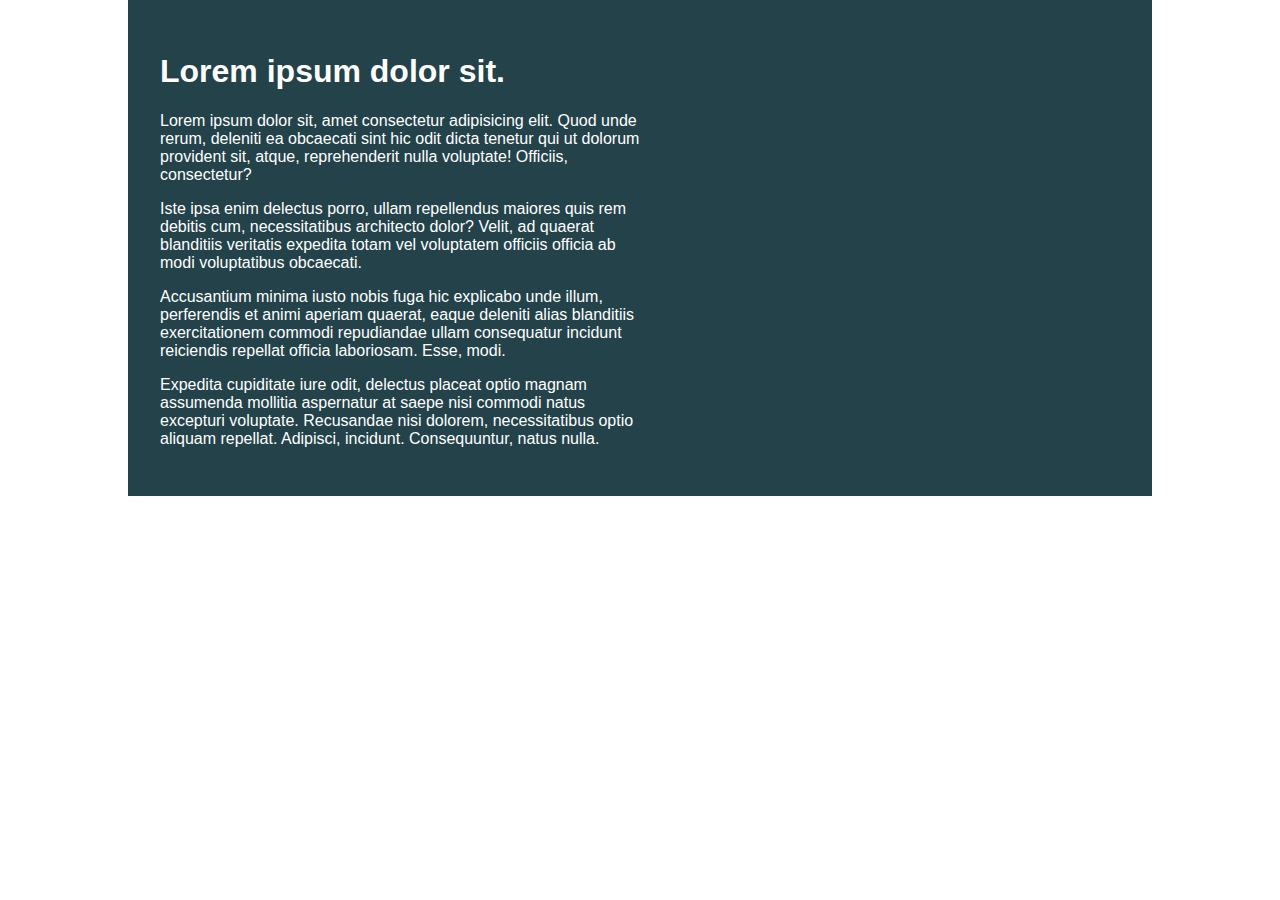
<file: challenge01/index.html>
<!DOCTYPE html>
<html lang="en">

<head>
    <meta charset="UTF-8">
    <meta name="viewport" content="width=device-width, initial-scale=1.0">
    <title>Day 01</title>

    <link rel="stylesheet" href="style.css">
</head>

<body>
    <div class="container">
        <div class="intro-content">
            <h1>Lorem ipsum dolor sit.</h1>
            <p>Lorem ipsum dolor sit, amet consectetur adipisicing elit. Quod unde rerum, deleniti ea obcaecati sint hic
                odit dicta tenetur qui ut dolorum provident sit, atque, reprehenderit nulla voluptate! Officiis,
                consectetur?</p>
            <p>Iste ipsa enim delectus porro, ullam repellendus maiores quis rem debitis cum, necessitatibus architecto
                dolor? Velit, ad quaerat blanditiis veritatis expedita totam vel voluptatem officiis officia ab modi
                voluptatibus obcaecati.</p>
            <p>Accusantium minima iusto nobis fuga hic explicabo unde illum, perferendis et animi aperiam quaerat, eaque
                deleniti alias blanditiis exercitationem commodi repudiandae ullam consequatur incidunt reiciendis
                repellat officia laboriosam. Esse, modi.</p>
            <p>Expedita cupiditate iure odit, delectus placeat optio magnam assumenda mollitia aspernatur at saepe nisi
                commodi natus excepturi voluptate. Recusandae nisi dolorem, necessitatibus optio aliquam repellat.
                Adipisci, incidunt. Consequuntur, natus nulla.</p>
        </div>
    </div>
</body>

</html>
</file>
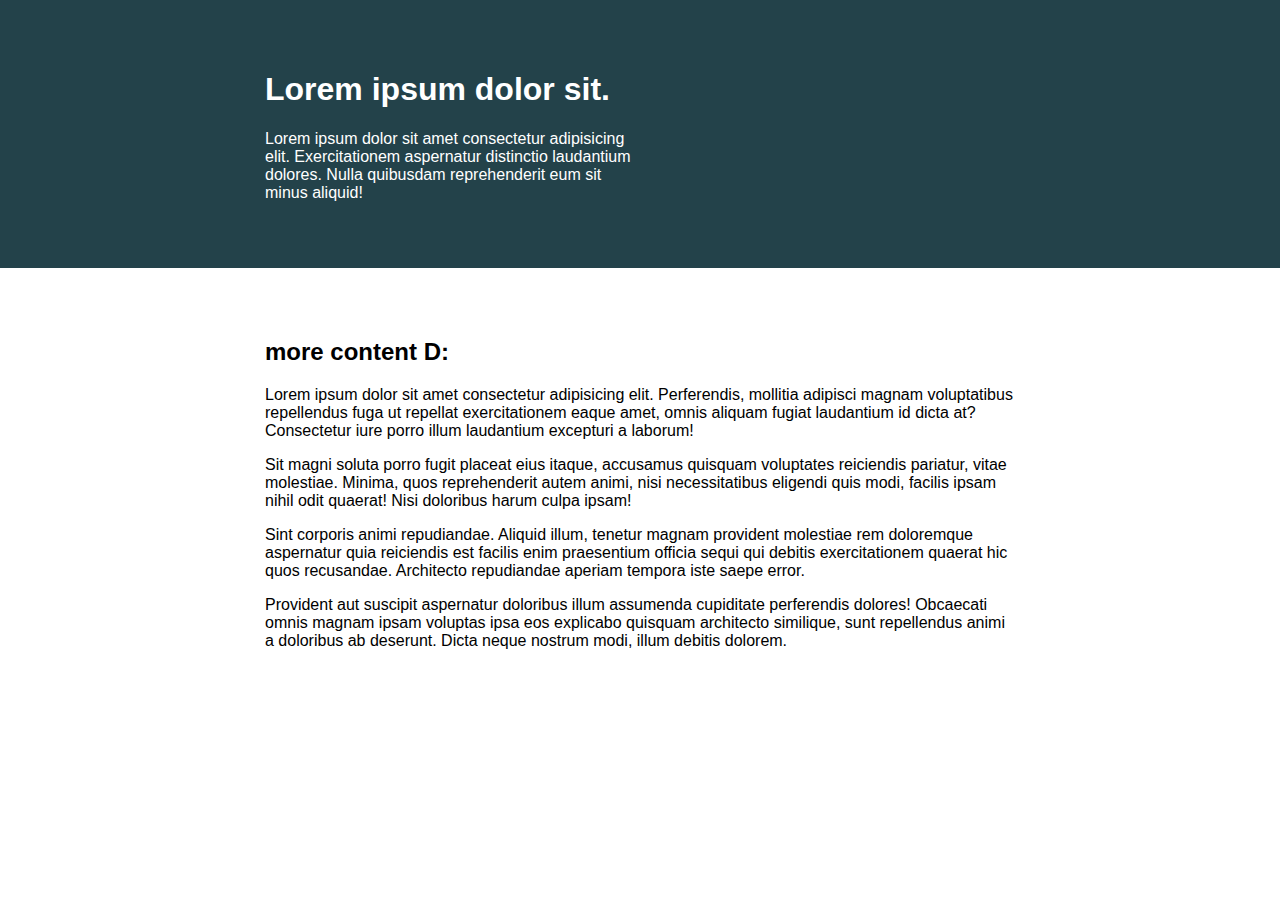
<file: challenge02/index.html>
<!DOCTYPE html>
<html lang="en">
<head>
    <meta charset="UTF-8">
    <meta name="viewport" content="width=device-width, initial-scale=1.0">
    <title>Day 01</title>

    <link rel="stylesheet" href="style.css">
</head>
<body>

    <div class="main">
      <div class="container">
          <div class="intro-content">
              <h1>Lorem ipsum dolor sit.</h1>
              <p>Lorem ipsum dolor sit amet consectetur adipisicing elit. Exercitationem aspernatur distinctio laudantium dolores. Nulla quibusdam reprehenderit eum sit minus aliquid!</p>
          </div>
      </div>
    </div>


    <div class="container">
      <h2>more content D:</h2>
      <p>Lorem ipsum dolor sit amet consectetur adipisicing elit. Perferendis, mollitia adipisci magnam voluptatibus repellendus fuga ut repellat exercitationem eaque amet, omnis aliquam fugiat laudantium id dicta at? Consectetur iure porro illum laudantium excepturi a laborum!</p>
      <p>Sit magni soluta porro fugit placeat eius itaque, accusamus quisquam voluptates reiciendis pariatur, vitae molestiae. Minima, quos reprehenderit autem animi, nisi necessitatibus eligendi quis modi, facilis ipsam nihil odit quaerat! Nisi doloribus harum culpa ipsam!</p>
      <p>Sint corporis animi repudiandae. Aliquid illum, tenetur magnam provident molestiae rem doloremque aspernatur quia reiciendis est facilis enim praesentium officia sequi qui debitis exercitationem quaerat hic quos recusandae. Architecto repudiandae aperiam tempora iste saepe error.</p>
      <p>Provident aut suscipit aspernatur doloribus illum assumenda cupiditate perferendis dolores! Obcaecati omnis magnam ipsam voluptas ipsa eos explicabo quisquam architecto similique, sunt repellendus animi a doloribus ab deserunt. Dicta neque nostrum modi, illum debitis dolorem.</p>

    </div>

</body>
</html>
</file>
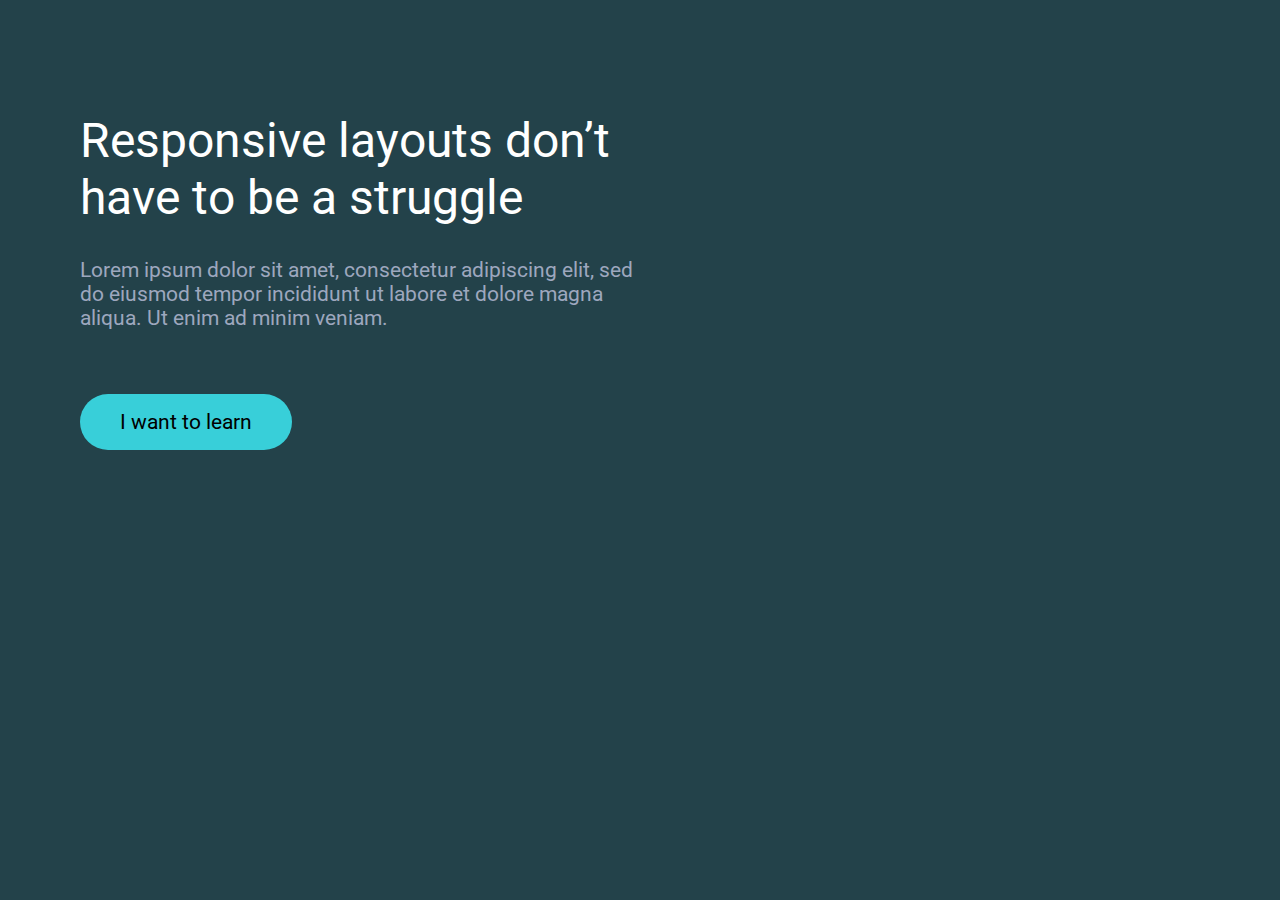
<file: challenge03/index.html>
<!DOCTYPE html>
<html lang="en" dir="ltr">
  <head>
    <meta charset="utf-8">
    <link rel="stylesheet" href="master.css">
    <title>Challenge 03</title>
  </head>
  <body>
    <div class="main">
      <div class="head">
        Responsive layouts don’t have
        to be a struggle
      </div>
      <div class="text">
        Lorem ipsum dolor sit amet, consectetur adipiscing elit, sed do eiusmod
        tempor incididunt ut labore et dolore magna aliqua. Ut enim ad minim
        veniam.
      </div>
      <div class="button">
        <a href="#">I want to learn</a>
      </div>
    </div>
  </body>
</html>
</file>
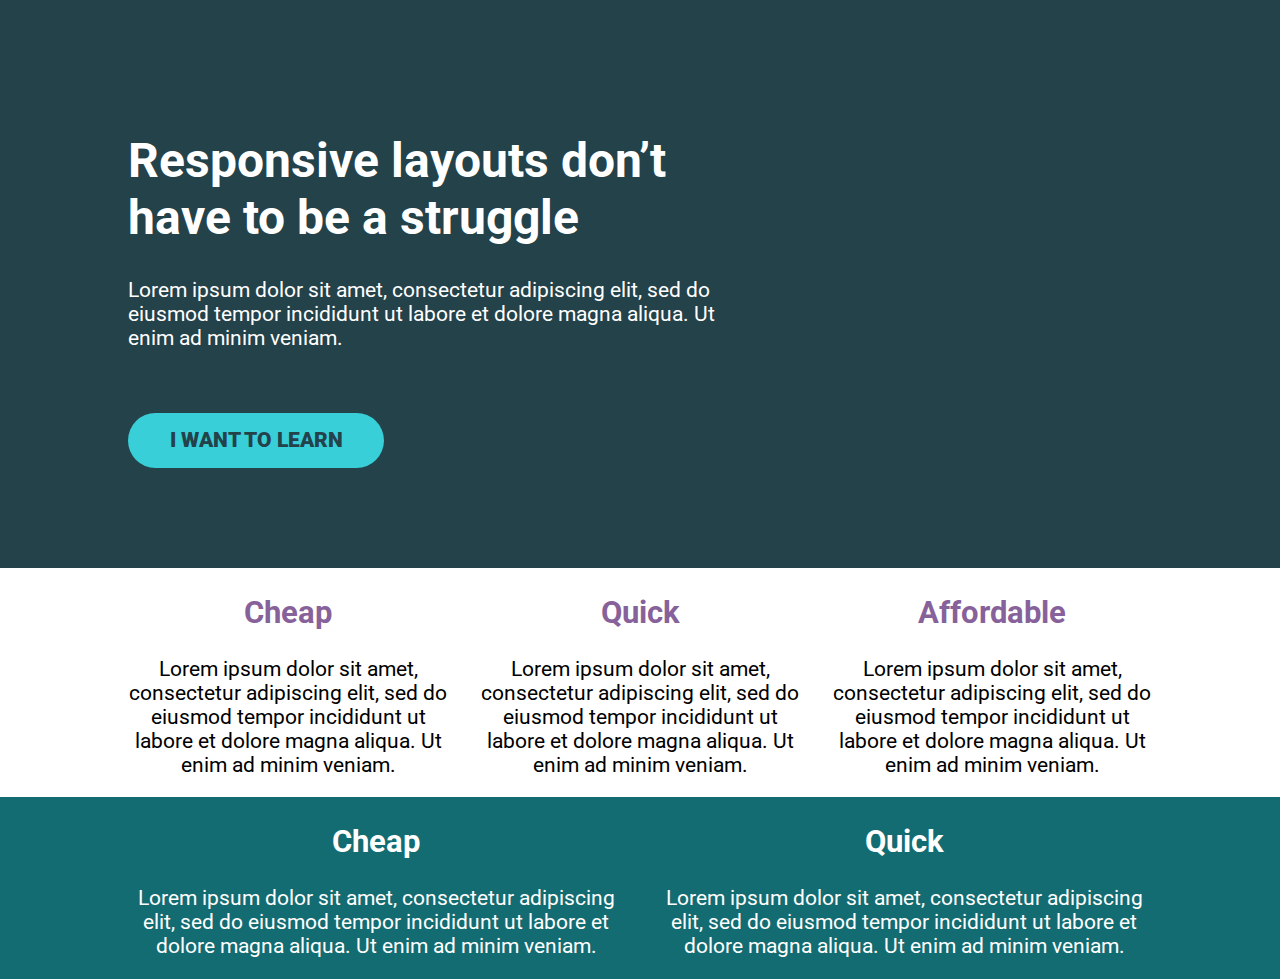
<file: challenge04/index.html>
<!DOCTYPE html>
<html lang="en">
<head>
    <meta charset="UTF-8">
    <meta name="viewport" content="width=device-width, initial-scale=1.0">
    <title>Challenge time!</title>
    <link href="https://fonts.googleapis.com/css2?family=Roboto:wght@400;900&display=swap" rel="stylesheet">
    <link rel="stylesheet" href="style.css">
</head>
<body>
    <div class="hero">
        <div class="container">
            <div class="hero__text">
                <h1>Responsive layouts don’t have to be a struggle</h1>
                <p>Lorem ipsum dolor sit amet, consectetur adipiscing elit, sed do eiusmod tempor incididunt ut labore et dolore magna aliqua. Ut enim ad minim veniam.</p>
                <a href="#" class="btn">I want to learn</a>
            </div>
        </div>
    </div>
    <div class="container">
        <div class="row">
            <div class="col">
                <h2 class="heading">Cheap</h2>
                <p>Lorem ipsum dolor sit amet, consectetur adipiscing elit, sed do eiusmod tempor incididunt ut labore et dolore magna aliqua. Ut enim ad minim veniam.</p>
            </div>
            <div class="col">
                <h2 class="heading">Quick</h2>
                <p>Lorem ipsum dolor sit amet, consectetur adipiscing elit, sed do eiusmod tempor incididunt ut labore et dolore magna aliqua. Ut enim ad minim veniam.</p>
            </div>
            <div class="col">
                <h2 class="heading">Affordable</h2>
                <p>Lorem ipsum dolor sit amet, consectetur adipiscing elit, sed do eiusmod tempor incididunt ut labore et dolore magna aliqua. Ut enim ad minim veniam.</p>
            </div>
        </div>
    </div>


    <div class="footer">
      <div class="row container ">
        <div class="col">
            <h2>Cheap</h2>
            <p>Lorem ipsum dolor sit amet, consectetur adipiscing elit, sed do eiusmod tempor incididunt ut labore et dolore magna aliqua. Ut enim ad minim veniam.</p>
        </div>
        <div class="col">
            <h2>Quick</h2>
            <p>Lorem ipsum dolor sit amet, consectetur adipiscing elit, sed do eiusmod tempor incididunt ut labore et dolore magna aliqua. Ut enim ad minim veniam.</p>
        </div>
      </div>
    </div>


</body>
</html>
</file>
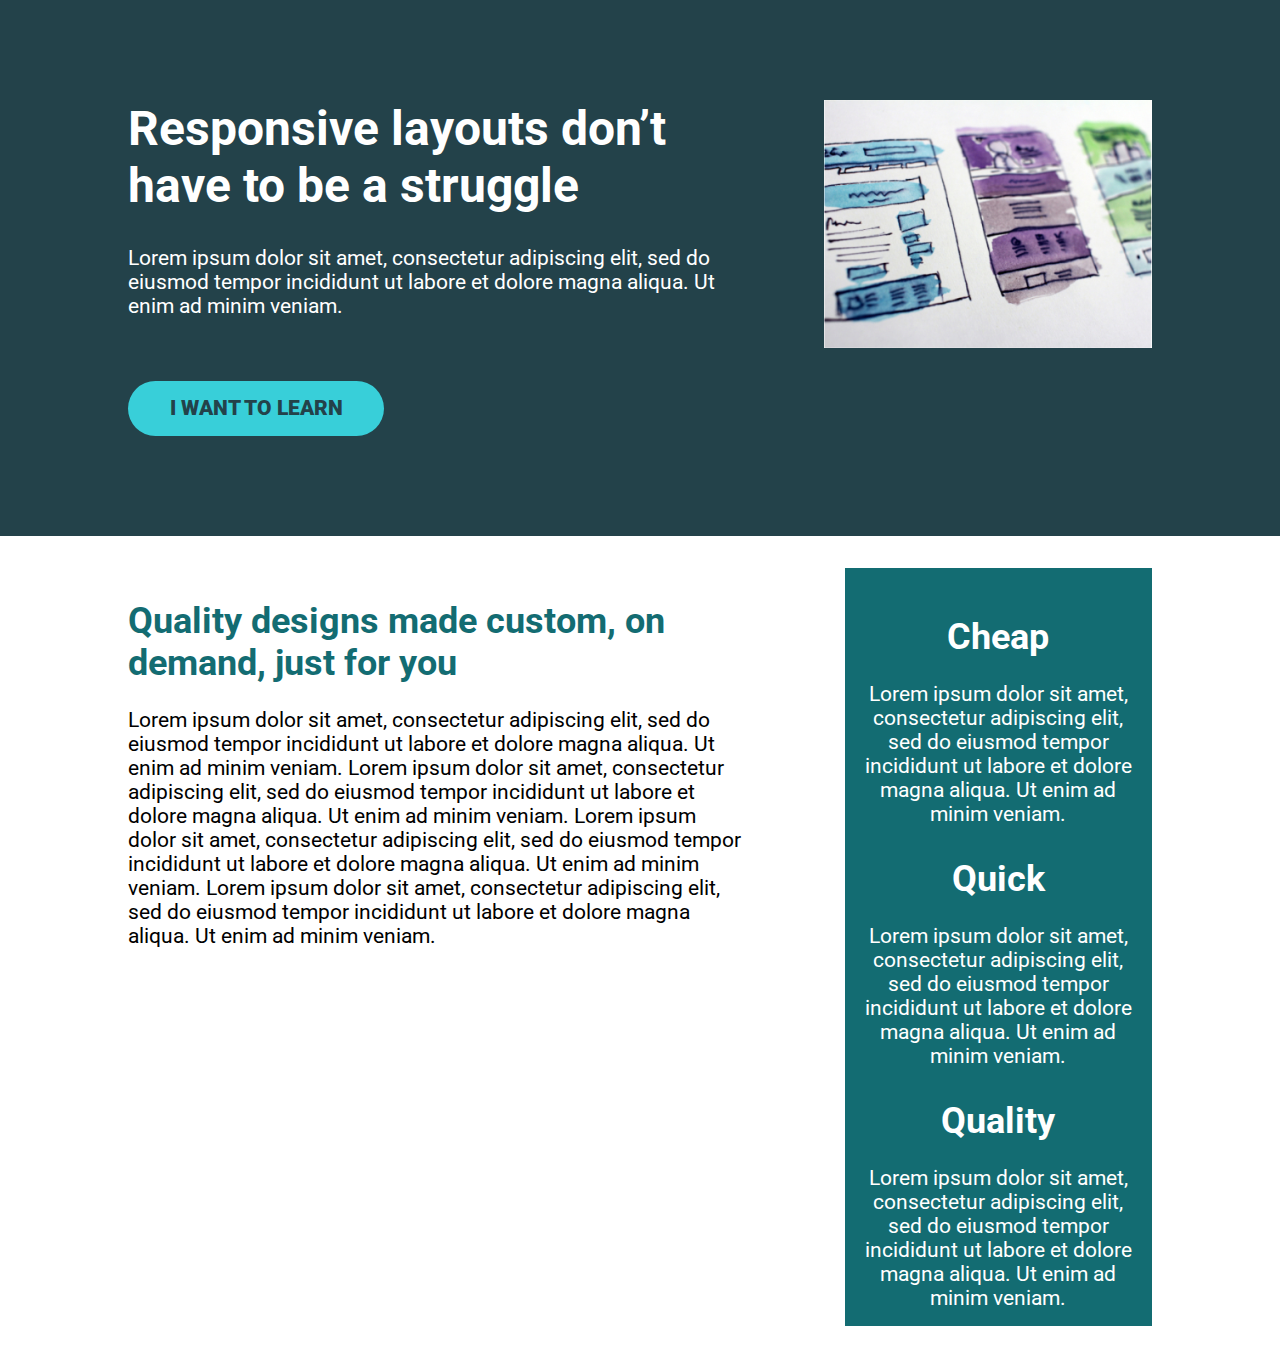
<file: challenge05/index.html>
<!DOCTYPE html>
<html lang="en">
<head>
    <meta charset="UTF-8">
    <meta name="viewport" content="width=device-width, initial-scale=1.0">
    <title>Conquering Rsponsive Layouts</title>
    <link href="https://fonts.googleapis.com/css2?family=Roboto:wght@400;900&display=swap" rel="stylesheet">
    <link rel="stylesheet" href="style.css">
</head>
<body>
    <div class="hero">
        <div class="container row">
            <div class="hero__text">
                <h1>Responsive layouts don’t have to be a struggle</h1>
                <p>Lorem ipsum dolor sit amet, consectetur adipiscing elit, sed do eiusmod tempor incididunt ut labore et dolore magna aliqua. Ut enim ad minim veniam.</p>
                <a href="#" class="btn">I want to learn</a>
            </div>
            <div class="hero__img">
              <img src="img/hero-img.jpg" alt="content image">
            </div>
        </div>
    </div>
    <div class="container row section">
      <section class="section__content">
        <h1>Quality designs made custom, on demand, just for you</h1>

        Lorem ipsum dolor sit amet, consectetur adipiscing elit,
        sed do eiusmod tempor incididunt ut labore et dolore magna aliqua.
        Ut enim ad minim veniam. Lorem ipsum dolor sit amet,
        consectetur adipiscing elit, sed do eiusmod tempor
        incididunt ut labore et dolore magna aliqua.
        Ut enim ad minim veniam.

        Lorem ipsum dolor sit amet, consectetur adipiscing elit,
        sed do eiusmod tempor incididunt ut labore et dolore magna aliqua.
        Ut enim ad minim veniam. Lorem ipsum dolor sit amet,
        consectetur adipiscing elit, sed do eiusmod tempor
        incididunt ut labore et dolore magna aliqua.
        Ut enim ad minim veniam.
      </section>
      <aside class="section__description">
        <h1>Cheap</h1>
        Lorem ipsum dolor sit amet, consectetur adipiscing elit,
        sed do eiusmod tempor incididunt ut labore et
        dolore magna aliqua. Ut enim ad minim veniam.

        <h1>Quick</h1>
        Lorem ipsum dolor sit amet, consectetur adipiscing elit,
        sed do eiusmod tempor incididunt ut labore et
        dolore magna aliqua. Ut enim ad minim veniam.

        <h1>Quality</h1>
        Lorem ipsum dolor sit amet, consectetur adipiscing elit,
        sed do eiusmod tempor incididunt ut labore et
        dolore magna aliqua. Ut enim ad minim veniam.
      </aside>
    </div>
</body>
</html>
</file>
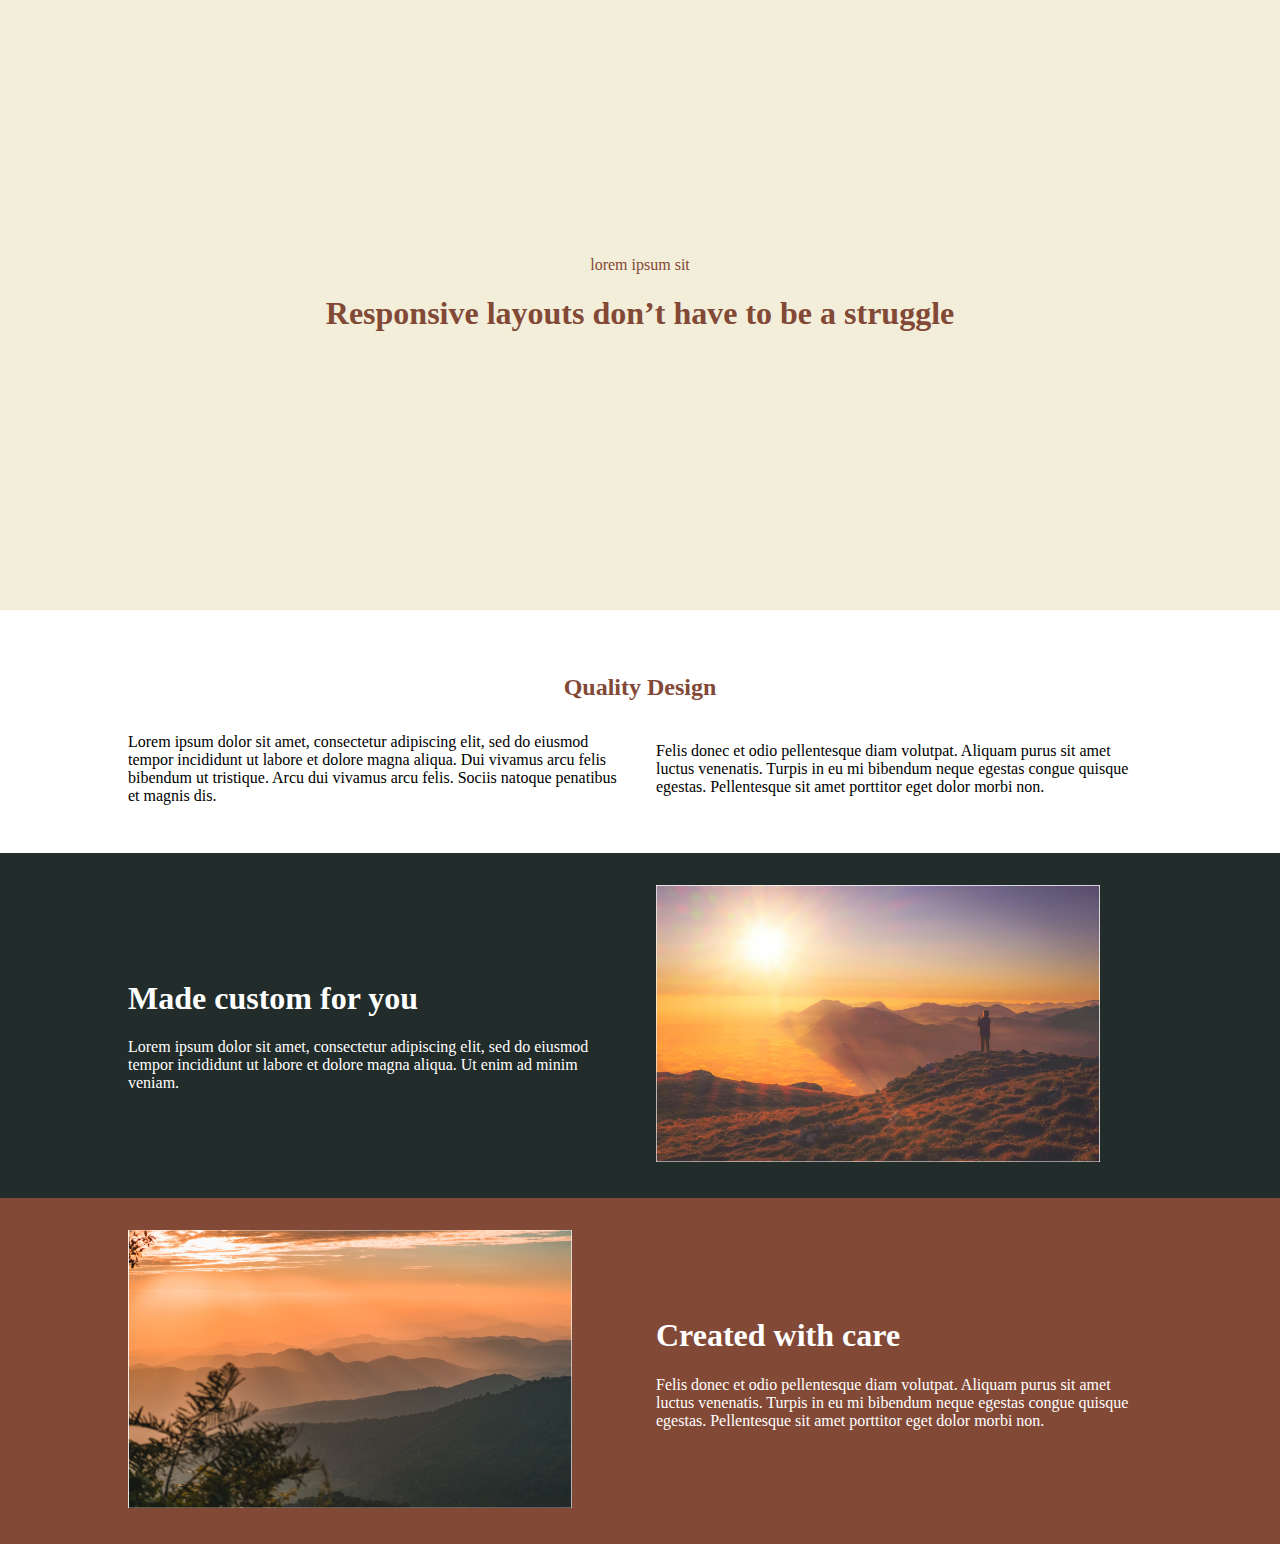
<file: challenge06/index.html>
<!DOCTYPE html>
<html lang="en" dir="ltr">
  <head>
    <meta charset="utf-8">
    <meta name="viewport" content="width=device-width, initial-scale=1.0">
    <link rel="stylesheet" href="css\master.css">
    <title>Responsive Layout</title>
  </head>
  <body>
    <div class="main">
        lorem ipsum sit
      <h1 class="main__heading">Responsive layouts don’t have to be a struggle</h1>
    </div>
    <div class="quality ">
      <h1 class="quality__heading">Quality Design</h1>
      <div class="container">
        <p class="col">Lorem ipsum dolor sit amet, consectetur adipiscing elit,
          sed do eiusmod tempor incididunt ut labore et dolore
          magna aliqua. Dui vivamus arcu felis bibendum ut
          tristique. Arcu dui vivamus arcu felis. Sociis natoque
          penatibus et magnis dis.</p>
        <p class="col">Felis donec et odio pellentesque diam volutpat. Aliquam
          purus sit amet luctus venenatis. Turpis in eu mi
          bibendum neque egestas congue quisque egestas.
          Pellentesque sit amet porttitor eget dolor morbi non.</p>
      </div>
    </div>
    <div class="container custom">
      <div class="col">
        <h1>Made custom for you</h1>
        Lorem ipsum dolor sit amet, consectetur adipiscing elit,
         sed do eiusmod tempor incididunt ut
          labore et dolore magna aliqua. Ut enim ad minim veniam.
      </div>
      <div class="image col">
        <img src="resource/image-01.jpg" alt="great image">
      </div>
    </div>
    <div class="container care">
      <div class="image col">
        <img src="resource/image-02.jpg" alt="great image">
      </div>
      <div class="col">
        <h1>Created with care</h1>
        <p>Felis donec et odio pellentesque diam volutpat. Aliquam
        purus sit amet luctus venenatis. Turpis in eu mi
        bibendum neque egestas congue quisque egestas.
        Pellentesque sit amet porttitor eget dolor morbi non.</p>
      </div>
    </div>
  </body>
</html>
</file>
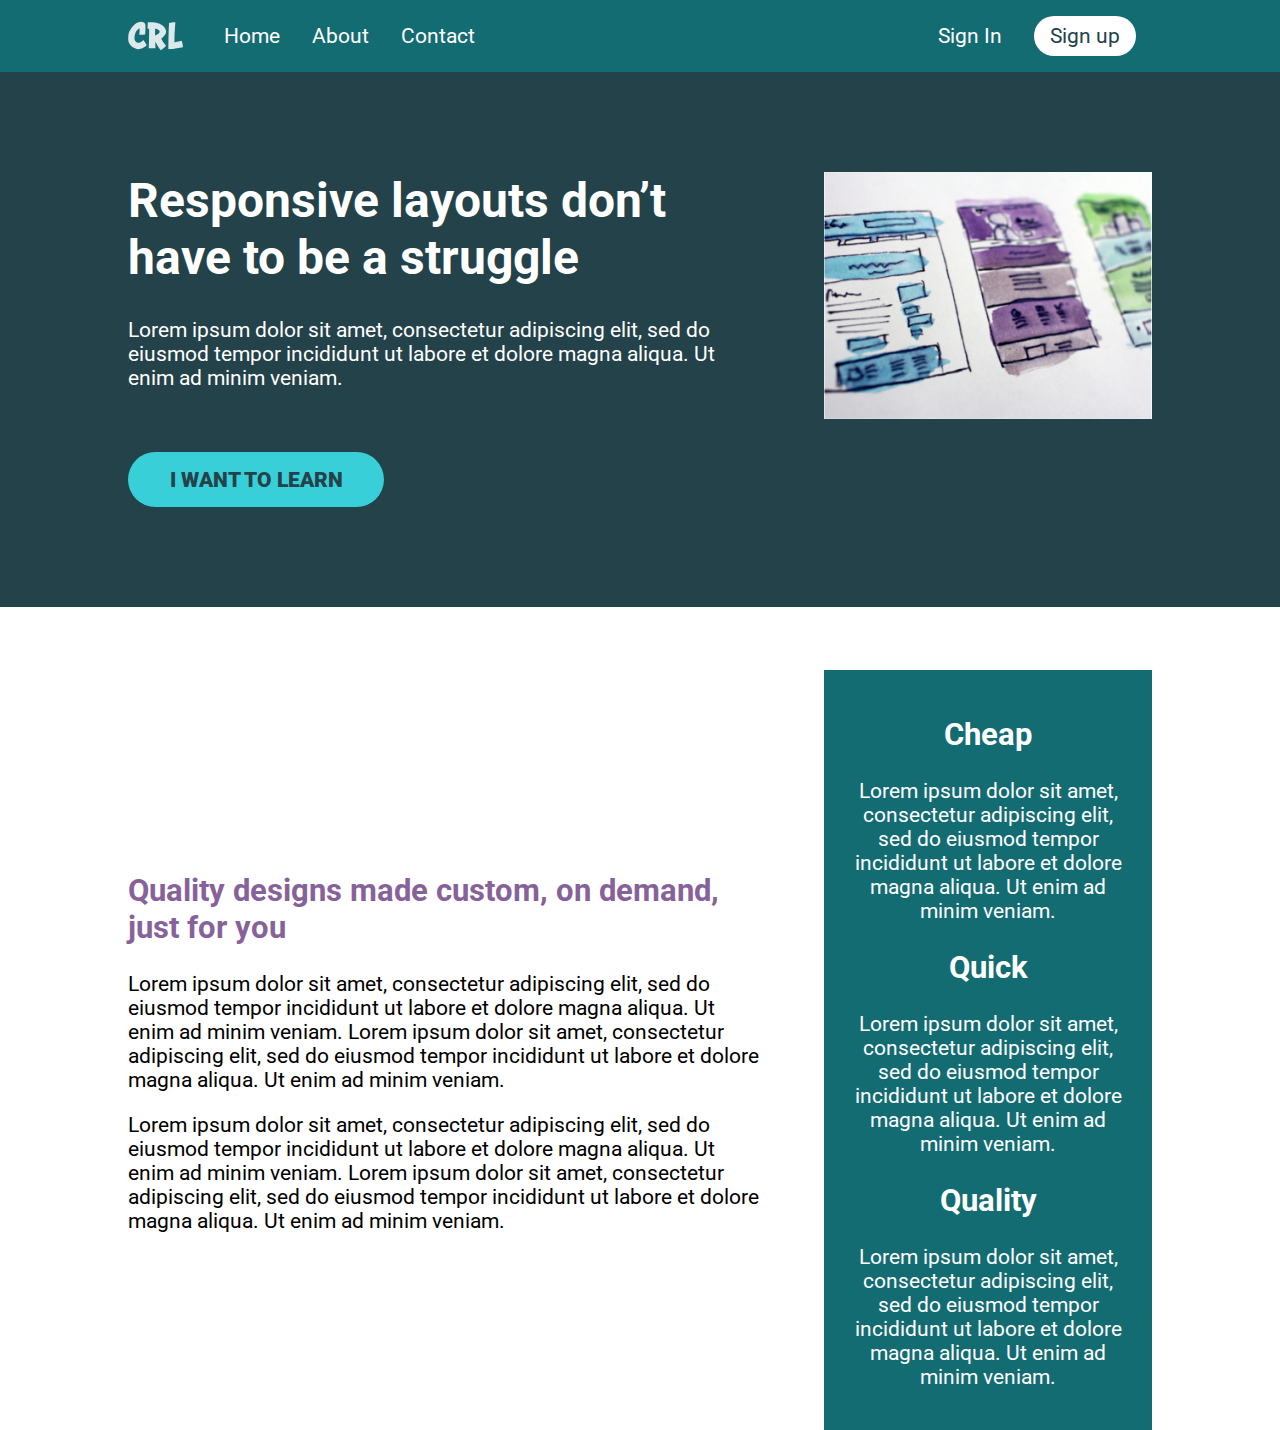
<file: challenge07/index.html>
<!DOCTYPE html>
<html lang="en">
<head>
    <meta charset="UTF-8">
    <meta name="viewport" content="width=device-width, initial-scale=1.0">
    <title>Conquering Responsive Layouts</title>
    <link href="https://fonts.googleapis.com/css2?family=Roboto:wght@400;900&display=swap" rel="stylesheet">
    <link rel="stylesheet" href="style.css">
</head>
<body>
    <header>
        <div class="container row">
            <button class="nav-toggle" aria-label="open navigation">
                <span class="hamburger"></span>
            </button>
            <a class="logo" href="#">
                <img src="img/logo.svg" alt="conquering responsive layouts">
            </a>
            <nav class="nav row">
                <ul class="nav__list nav__list--primary">
                    <li class="nav__item"><a href="#" class="nav__link">Home</a></li>
                    <li class="nav__item"><a href="#" class="nav__link">About</a></li>
                    <li class="nav__item"><a href="#" class="nav__link">Contact</a></li>
                </ul>
                <ul class="nav__list nav__list--secondary">
                    <li class="nav__item"><a href="#" class="nav__link">Sign In</a></li>
                    <li class="nav__item"><a href="#" class="nav__link nav__link--button">Sign up</a></li>
                </ul>
            </nav>
        </div>
    </header>

    <section class="hero">
        <div class="container row">
            <div class="hero__text">
                <h1>Responsive layouts don’t have to be a struggle</h1>
                <p>Lorem ipsum dolor sit amet, consectetur adipiscing elit, sed do eiusmod tempor incididunt ut labore et dolore magna aliqua. Ut enim ad minim veniam.</p>
                <a href="#" class="btn">I want to learn</a>
            </div>
            <img src="img/hero-img.jpg" alt="UX design sketches" class="hero__img">
        </div>
    </section>

    <main class="main container row">
            <section class="primary-content">
                <h2 class="section-title">Quality designs made custom, on demand, just for you</h2>
                <p>Lorem ipsum dolor sit amet, consectetur adipiscing elit, sed do eiusmod tempor incididunt ut labore et dolore magna aliqua. Ut enim ad minim veniam. Lorem ipsum dolor sit amet, consectetur adipiscing elit, sed do eiusmod tempor incididunt ut labore et dolore magna aliqua. Ut enim ad minim veniam.</p>
                <p>Lorem ipsum dolor sit amet, consectetur adipiscing elit, sed do eiusmod tempor incididunt ut labore et dolore magna aliqua. Ut enim ad minim veniam. Lorem ipsum dolor sit amet, consectetur adipiscing elit, sed do eiusmod tempor incididunt ut labore et dolore magna aliqua. Ut enim ad minim veniam.</p>
            </section>
            <aside class="sidebar">
                <h2 class="sidebar-title">Cheap</h2>
                <p>Lorem ipsum dolor sit amet, consectetur adipiscing elit, sed do eiusmod tempor incididunt ut labore et dolore magna aliqua. Ut enim ad minim veniam.</p>

                <h2 class="sidebar-title">Quick</h2>
                <p>Lorem ipsum dolor sit amet, consectetur adipiscing elit, sed do eiusmod tempor incididunt ut labore et dolore magna aliqua. Ut enim ad minim veniam.</p>

                <h2 class="sidebar-title">Quality</h2>
                <p>Lorem ipsum dolor sit amet, consectetur adipiscing elit, sed do eiusmod tempor incididunt ut labore et dolore magna aliqua. Ut enim ad minim veniam.</p>
            </aside>
    </main>

    <script src="main.js"></script>

</body>
</html>
</file>
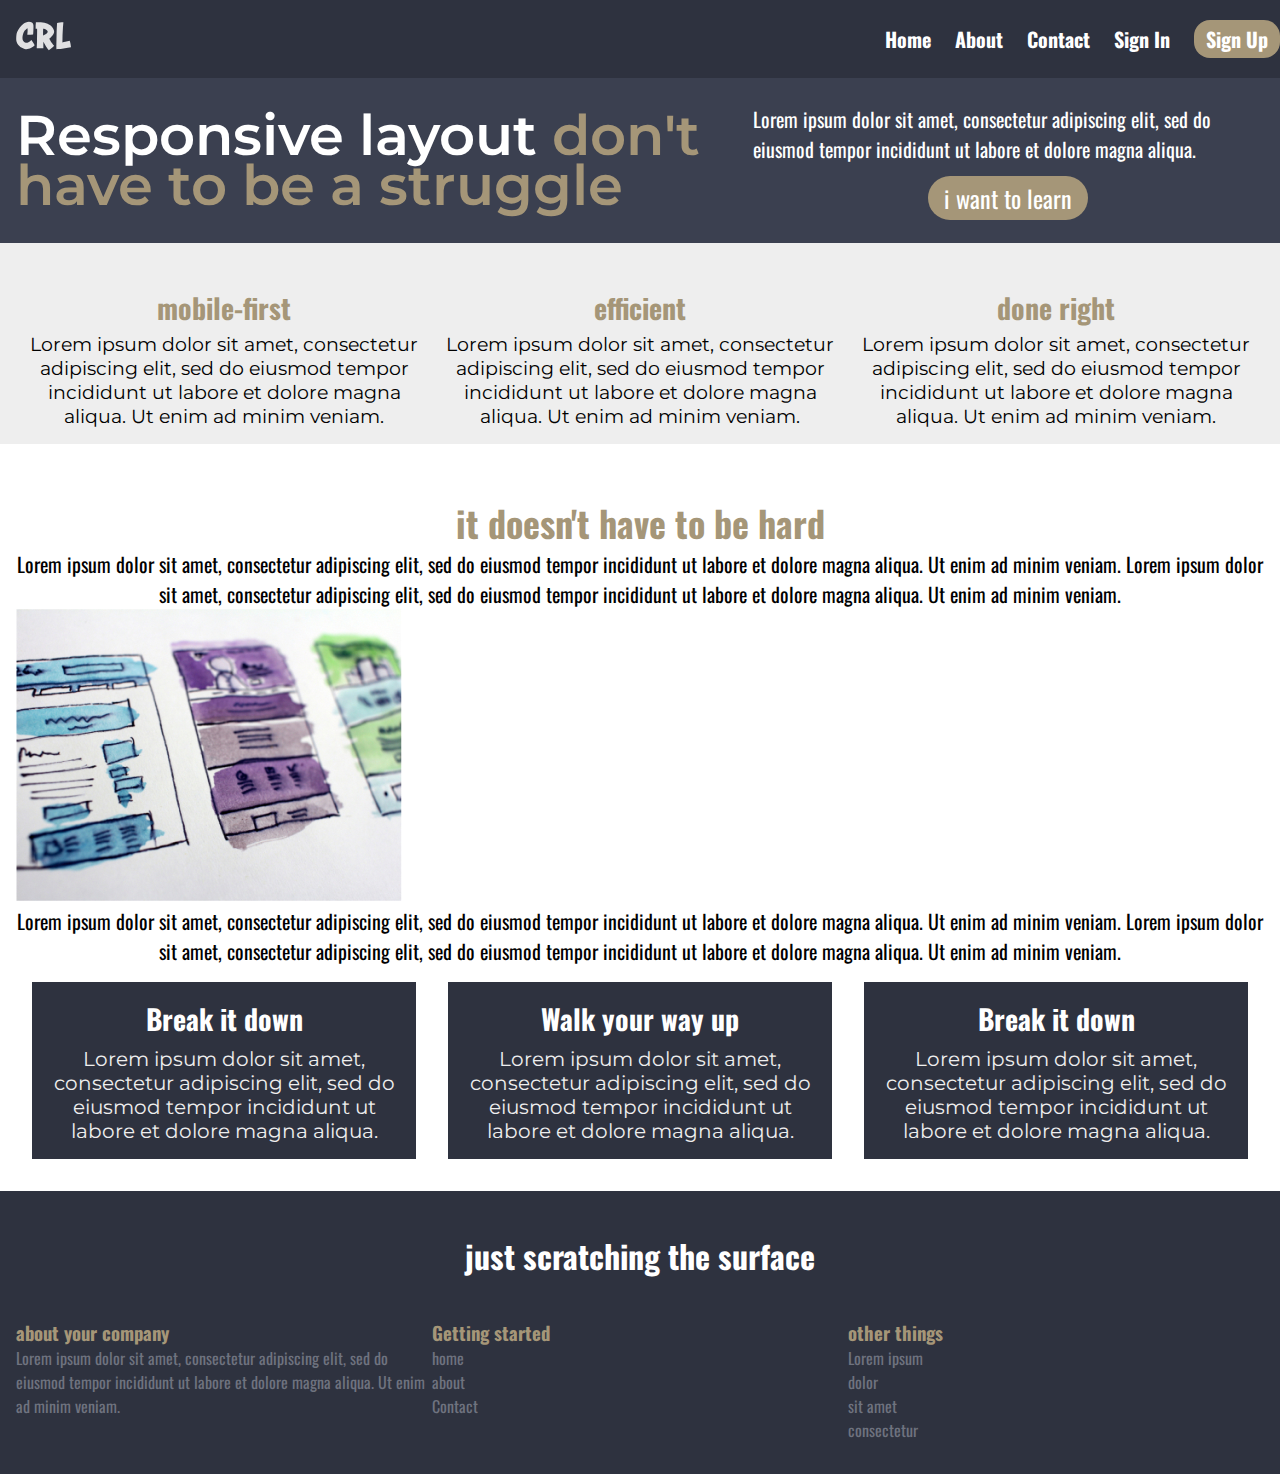
<file: challenge08/index.html>
<!DOCTYPE html>
<html lang="en" dir="ltr">
  <head>
    <meta charset="utf-8">
    <meta name="viewport" content="width=device-width, initial-scale=1.0">
    <link rel="stylesheet" href="css/master.css">
    <link rel="stylesheet" href="https://cdnjs.cloudflare.com/ajax/libs/font-awesome/4.7.0/css/font-awesome.min.css">
    <script src="javascript/main.js" charset="utf-8"></script>
    <title>Challenge 08 : The final Challenge</title>
  </head>
  <body>
    <header class="display__flex">
      <button type="button" class="nav-toggle" name="button">
        <span> <img src="resource/menuicon.png" alt="" class="icon"> </span>
      </button>
      <a href="#" class="logo"><img src="resource/logo.svg" alt=""> </a>
      <nav class="nav--hide nav">
        <ul class="display__flex">
          <li class="nav__item"><a href="#">home</a></li>
          <li class="nav__item"><a href="#">about</a></li>
          <li class="nav__item"><a href="#">contact</a></li>
          <li class="nav__item"><a href="#">sign in</a></li>
          <li class="nav__item"><a href="#" class="nav__btn">sign up</a></li>
        </ul>
      </nav>
    </header>
    <section class="main display__flex">
      <div class="main__heading">
        Responsive layout <span> don't have to be a struggle</span>
      </div>

      <div >
        <p>Lorem ipsum dolor sit amet, consectetur
        adipiscing elit, sed do eiusmod tempor
        incididunt ut labore et dolore magna aliqua.</p>

        <a href="#" class="main__btn">i want to learn</a>
      </div>
    </section>

    <section class="primary display__flex">

      <div class="">
        <h3 class="primary__heading">mobile-first</h3>
        <p>Lorem ipsum dolor sit amet,
        consectetur adipiscing elit, sed do
        eiusmod tempor incididunt ut
        labore et dolore magna aliqua. Ut
        enim ad minim veniam.</p>
      </div>

      <div class="">
        <h3 class="primary__heading">efficient</h3>
        <p>Lorem ipsum dolor sit amet,
        consectetur adipiscing elit, sed do
        eiusmod tempor incididunt ut
        labore et dolore magna aliqua. Ut
        enim ad minim veniam.</p>
      </div>

      <div class="">
        <h3 class="primary__heading">done right</h3>
        <p>Lorem ipsum dolor sit amet,
        consectetur adipiscing elit, sed do
        eiusmod tempor incididunt ut
        labore et dolore magna aliqua. Ut
        enim ad minim veniam.</p>
      </div>
    </section>

    <section class="secondary display__flex">

      <div class="">
        <h3 class="secondary__heading">it doesn't have to be hard</h3>
        <p>Lorem ipsum dolor sit amet, consectetur adipiscing elit, sed do
        eiusmod tempor incididunt ut labore et dolore magna aliqua. Ut
        enim ad minim veniam. Lorem ipsum dolor sit amet, consectetur
        adipiscing elit, sed do eiusmod tempor incididunt ut labore et
        dolore magna aliqua. Ut enim ad minim veniam.</p>

        <img src="resource/hero-img.jpg" alt="">

        <p>Lorem ipsum dolor sit amet, consectetur adipiscing elit, sed do
        eiusmod tempor incididunt ut labore et dolore magna aliqua. Ut
        enim ad minim veniam. Lorem ipsum dolor sit amet, consectetur
        adipiscing elit, sed do eiusmod tempor incididunt ut labore et
        dolore magna aliqua. Ut enim ad minim veniam.</p>
      </div>


      <aside class="display__flex">
        <div class="aside__sec">
          <h3>Break it down</h3>
          <p>Lorem ipsum dolor sit amet,
          consectetur adipiscing elit, sed do
          eiusmod tempor incididunt ut
          labore et dolore magna aliqua.</p>
        </div>

        <div class="aside__sec">
          <h3>Walk your way up</h3>
          <p>Lorem ipsum dolor sit amet,
          consectetur adipiscing elit, sed do
          eiusmod tempor incididunt ut
          labore et dolore magna aliqua.</p>
        </div>

        <div class="aside__sec">
          <h3>Break it down</h3>
          <p>Lorem ipsum dolor sit amet,
          consectetur adipiscing elit, sed do
          eiusmod tempor incididunt ut
          labore et dolore magna aliqua.</p>
        </div>
      </aside>
    </section>

    <footer>
      <h1 class="footer__heading">just scratching the surface</h1>

      <div class="footer__flex display__flex">
        <div>
          <h3 class="footer__sec">about your company</h3>
          <p>Lorem ipsum dolor sit amet, consectetur
          adipiscing elit, sed do eiusmod tempor incididunt ut labore et
          dolore magna aliqua. Ut enim ad minim veniam.</p>
        </div>

        <div>
          <h3 class="footer__sec">Getting started</h3>
          <ul>
            <li>home</li>
            <li>about</li>
            <li>Contact</li>
          </ul>
        </div>

      <div>
        <h3 class="footer__sec">other things</h3>
        <ul>
          <li>Lorem ipsum</li>
          <li>dolor</li>
          <li>sit amet</li>
          <li>consectetur</li>
        </ul>
      </div>
      </div>

    </footer>
  </body>
</html>
</file>
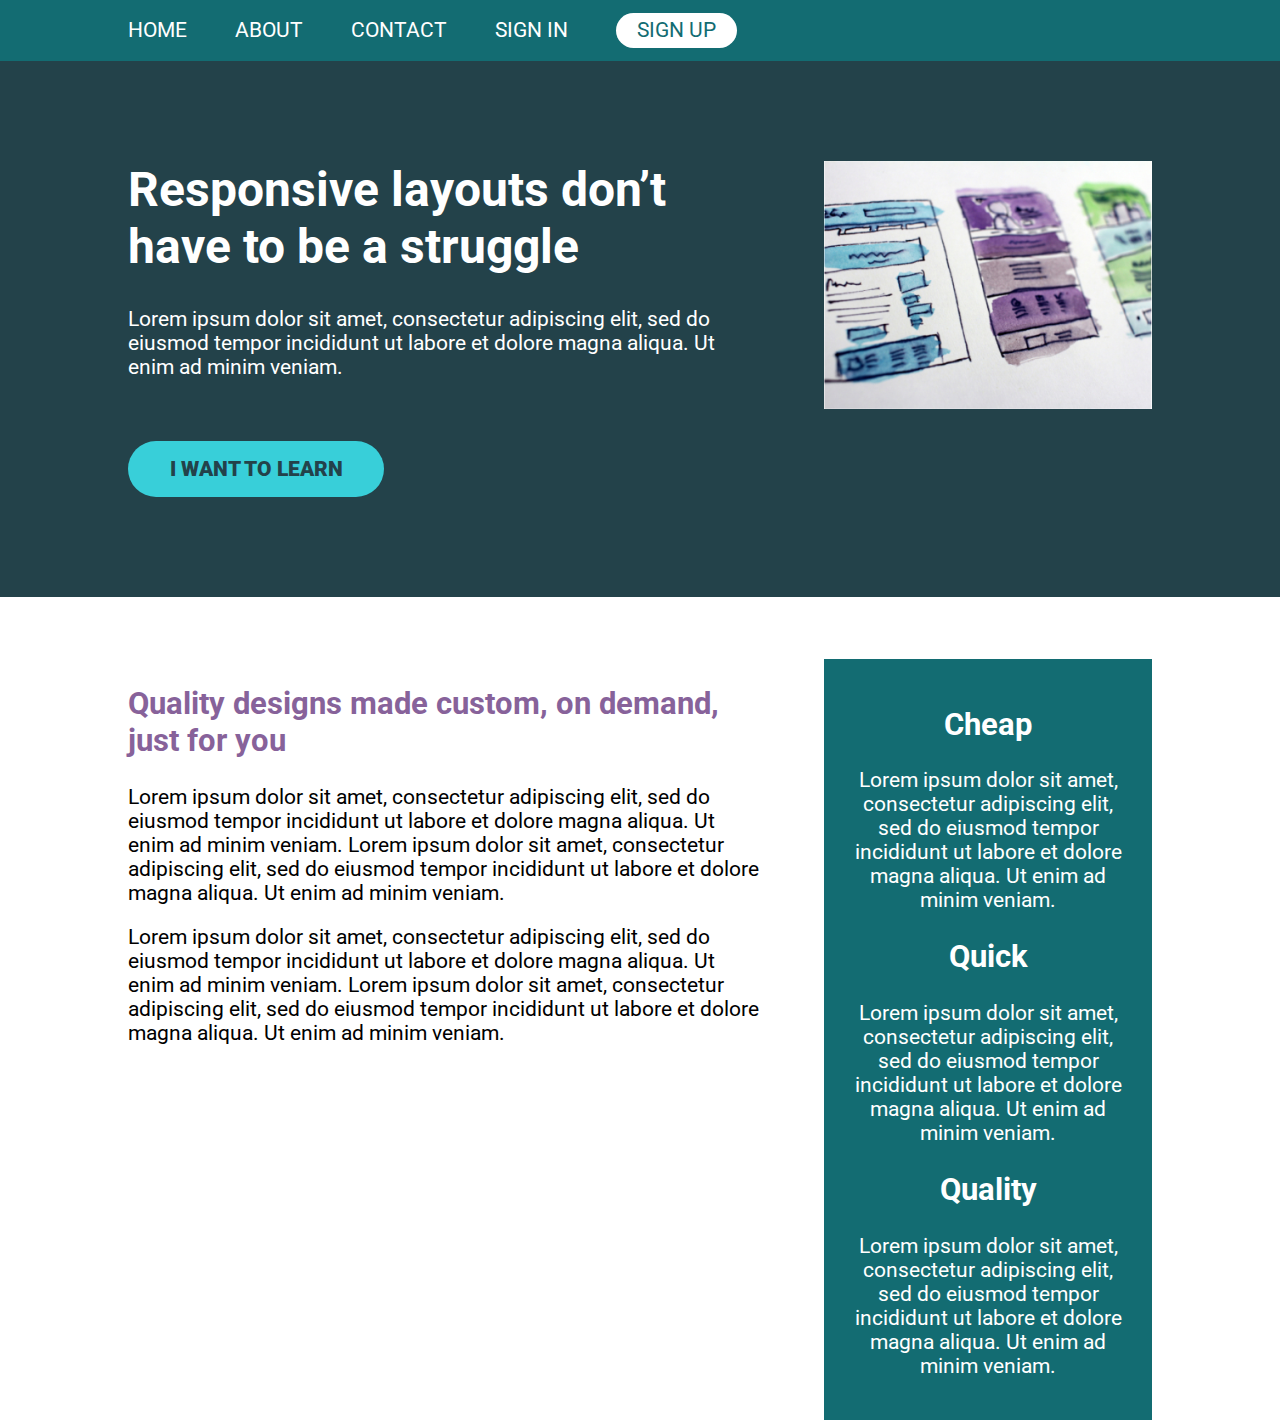
<file: nav-challenge/index.html>
<!DOCTYPE html>
<html lang="en">
<head>
    <meta charset="UTF-8">
    <meta name="viewport" content="width=device-width, initial-scale=1.0">
    <title>Conquering Responsive Layouts</title>
    <link href="https://fonts.googleapis.com/css2?family=Roboto:wght@400;900&display=swap" rel="stylesheet">
    <link rel="stylesheet" href="style.css">
</head>
<body>
    <header>
        <nav class="nav container">
            <ul class="nav__list">
                <li class="nav__item"><a href="#" class="nav__link">Home</a></li>
                <li class="nav__item"><a href="#" class="nav__link">About</a></li>
                <li class="nav__item"><a href="#" class="nav__link">Contact</a></li>
                <li class="nav__item"><a href="#" class="nav__link">Sign In</a></li>
                <li class="nav__item"><a href="#" class="nav__link nav__link--button">Sign up</a></li>
            </ul>
        </nav>
    </header>

    <section class="hero">
        <div class="container row">
            <div class="hero__text">
                <h1>Responsive layouts don’t have to be a struggle</h1>
                <p>Lorem ipsum dolor sit amet, consectetur adipiscing elit, sed do eiusmod tempor incididunt ut labore et dolore magna aliqua. Ut enim ad minim veniam.</p>
                <a href="#" class="btn">I want to learn</a>
            </div>
            <img src="img/hero-img.jpg" alt="UX design sketches" class="hero__img">
        </div>
    </section>

    <main class="main container row">
            <section class="primary-content">
                <h2 class="section-title">Quality designs made custom, on demand, just for you</h2>
                <p>Lorem ipsum dolor sit amet, consectetur adipiscing elit, sed do eiusmod tempor incididunt ut labore et dolore magna aliqua. Ut enim ad minim veniam. Lorem ipsum dolor sit amet, consectetur adipiscing elit, sed do eiusmod tempor incididunt ut labore et dolore magna aliqua. Ut enim ad minim veniam.</p>
                <p>Lorem ipsum dolor sit amet, consectetur adipiscing elit, sed do eiusmod tempor incididunt ut labore et dolore magna aliqua. Ut enim ad minim veniam. Lorem ipsum dolor sit amet, consectetur adipiscing elit, sed do eiusmod tempor incididunt ut labore et dolore magna aliqua. Ut enim ad minim veniam.</p>
            </section>
            <aside class="sidebar">
                <h2 class="sidebar-title">Cheap</h2>
                <p>Lorem ipsum dolor sit amet, consectetur adipiscing elit, sed do eiusmod tempor incididunt ut labore et dolore magna aliqua. Ut enim ad minim veniam.</p>

                <h2 class="sidebar-title">Quick</h2>
                <p>Lorem ipsum dolor sit amet, consectetur adipiscing elit, sed do eiusmod tempor incididunt ut labore et dolore magna aliqua. Ut enim ad minim veniam.</p>

                <h2 class="sidebar-title">Quality</h2>
                <p>Lorem ipsum dolor sit amet, consectetur adipiscing elit, sed do eiusmod tempor incididunt ut labore et dolore magna aliqua. Ut enim ad minim veniam.</p>
            </aside>
    </main>



</body>
</html>
</file>
<file: challenge01/style.css>
/* INSTRUCTIONS
 *
 * 1) Limit the total width of
 *    the .intro-conent to about half
 *    of it's parent
 *
 * 2) Stop the text from overflowing
 *    out the bottom at small screen
 *    widths
 *
 * You may modify the HTML if needed
 *
 */

* {
  box-sizing: border-box;
}

body {
  margin: 0;
  font-family: sans-serif;
}

.container {
  background: #23424a;
  color: white;

  width: 80%;
  margin: 0 auto;

  padding: 2em;
  /* height: 300px; */
}

.intro-content{
  width: 50%;
}
</file>
<file: challenge02/style.css>
/* INSTRUCTIONS
 *
 * 1) Keep the text inside .intro-content
 *    in the same place, but have the background
 *    extend from one side of the viewport
 *    to the other, no matter how wide or narrow
 *    the browser is.
 *
 * 2) Limit the maximum width of the text in the
 *    bottom area.
 *
 * You may modify the HTML if needed
 * (you probably should for this challenge)
 *
 */

* {
  box-sizing: border-box;
}

body {
  margin: 0;
  font-family: sans-serif;
}

.main{
  background: #23424a;
  color: white;
}

.container {
  width: 80%;
  max-width: 750px;
  margin: 0 auto;
  color: inherit;
  padding: 50px 0;
}

.intro-content {
  width: 50%;
}
</file>
<file: challenge03/master.css>
@import url('https://fonts.googleapis.com/css2?family=Roboto:ital,wght@0,500;1,500&display=swap');
*{
  box-sizing: border-box;
}

html, body{
  margin: 0;
  padding: 0;
}

body{
  font-family: 'Roboto', sans-serif;
  background-color: #23424A;
  padding: 7rem 5rem;
}

.main{
  width: 50%;
}

.head{
  font-size: 3rem;
  color: hsl(360, 100%, 100%);
}

.text{
  padding: 2rem 0;
  font-size: 21px;
  color: hsl(221, 20%, 68%);
  font-weight:normal;
}
.button{
  margin-top: 2rem;
  display: inline-block;
  background-color: #38CFD9;
  font-size: 21px;
  padding: 1rem 2.5rem;
  border-radius: 2.5rem;
}

.button a{
  color: inherit;
  text-decoration: none;
}
</file>
<file: challenge04/style.css>
/*
////// For this challenge ///////

- You will have to modify the HTML

- You can add new classes in the HTML
  if you need to

// Requirements
1. The headings in the first row must be
   a different color
2. The two .col at the bottom must go next
   to one another
3. The section at the bottom should have
   a dark background color and a different
   color of text
4. I've removed the "gap" that I created,
   so you'll have to add it back in

   */

*, *::before, *::after {
    box-sizing: border-box;
}

body {
    margin: 0;
    font-family: 'Roboto', sans-serif;
    font-size: 1.3rem;
}

h1 {
    font-size: 3rem;
}

.container {
    width: 80%;
    max-width: 1100px;
    margin: 0 auto;
}

.row {
    /* display: flex => flex container */
    display: flex;

    /* can't use yet */
    /* gap: 100px; */
}

.col {
    /* these are now flex items */
    width: 100%;
    text-align: center;
}

.col + .col{
  margin-left: 2rem;
}

.heading{
  color: #87629A;
}

.hero {
    padding: 100px 0;
    background-color: #23424A;
    color: #FFF;
}

.hero__text {
    width: 60%;
}

.hero p {
    margin-bottom: 3em;
}

.btn {
    display: inline-block;
    text-decoration: none;
    text-transform: uppercase;
    color: #23424A;
    font-weight: 900;
    background-color: #38CFD9;
    padding: .75em 2em;
    border-radius: 100px;
}

.btn:hover,
.btn:focus {
    opacity: .75;
}

.footer{
  background-color: #136C72;
  color: white;
}
</file>
<file: challenge05/style.css>
/*
////// For this challenge ///////

- All text is in the text.md file

// Requirements
1. Refer to the design specs for the
   overall layout
2. The image should line up with
   the sidebar in the section
   below

*/

*, *::before, *::after {
    box-sizing: border-box;
}

body {
    margin: 0;
    font-family: 'Roboto', sans-serif;
    font-size: 1.3rem;
}

img {
    max-width: 100%;
}

h1 {
    font-size: 3rem;
    margin-top: 0;
}

.container {
    width: 80%;
    max-width: 1100px;
    margin: 0 auto;
}

.row {
    /* display: flex => flex container */
    display: flex;
    justify-content: space-between;

    /* can't use yet */
    /* gap: 100px; */
}

.col {
    /* these are now flex items */
    width: 100%;
}

.col + .col {
    margin-left: 30px;
}

.hero {
    padding: 100px 0;
    background-color: #23424A;
    color: #FFF;
}

.hero__text {
    width: 62%;
}

.hero__img {
    width: 32%;
    align-self: flex-start;
}

.hero p {
    margin-bottom: 3em;
}

.btn {
    display: inline-block;
    text-decoration: none;
    text-transform: uppercase;
    color: #23424A;
    font-weight: 900;
    background-color: #38CFD9;
    padding: .75em 2em;
    border-radius: 100px;
}

.btn:hover,
.btn:focus {
    opacity: .75;
}

.section{
  margin-top: 2rem;
  margin-bottom: 2rem;
}

.section__description{
  width: 30%;
  text-align: center;
  background-color: #136C72;
  color: white;
  padding: 1rem;
}

.section__description > h1, .section__content > h1{
  font-size: 2.25rem;
  padding-top: 2rem;
}

.section__content{
  width: 60%;
}

.section__content > h1{
  color: #136C72;
}
</file>
<file: challenge07/style.css>
/* Challenge

   Make the navigation layout work
   on both mobile and large screens.

   Mobile-first, so mobile styles first,
   then add the large screen styles
   inside the existing media query

*/

*, *::before, *::after {
    box-sizing: border-box;
}

body {
    margin: 0;
    font-family: 'Roboto', sans-serif;
    font-size: 1.3rem;
}

img {
    max-width: 100%;
}

h1 {
    font-size: 3rem;
    margin-top: 0;
}

.section-title {
    color: #87629A;
}

.btn {
    display: inline-block;
    text-decoration: none;
    text-transform: uppercase;
    color: #23424A;
    font-weight: 900;
    background-color: #38CFD9;
    padding: .75em 2em;
    border-radius: 100px;
}

.btn:hover,
.btn:focus {
    opacity: .75;
}

.container {
    width: 80%;
    max-width: 1100px;
    margin: 0 auto;
    /* added for nav-toggle positioning */
    position: relative;
}

header {
    background: #136c72;
    padding: 1em 0;
    text-align: center;
}

.nav {
    width: 100%;
}



.nav-toggle {
    cursor: pointer;
    border: 0;
    width: 3em;
    height: 3em;
    padding: 0em;
    border-radius: 50%;
    background: #072A2D;
    color: white;
    transition: opacity 250ms ease;
    position: absolute;
    left: 0;
}

.nav-toggle:focus,
.nav-toggle:hover {
    opacity: .75;
}

.hamburger {
    width: 50%;
    position: relative;
}

.hamburger,
.hamburger::before,
.hamburger::after {
    display: block;
    margin: 0 auto;
    height: 3px;
    background: white;
}

.hamburger::before,
.hamburger::after {
    content: '';
    width: 100%;
}

.hamburger::before {
    transform: translateY(-6px);
}

.hamburger::after {
    transform: translateY(3px);
}

/* made changes here from video
   to make it more accessible.

   Works the same :) */
.nav {
    visibility: hidden;
    height: 0;
    position: absolute;
}

.nav--visible {
    visibility: visible;
    height: auto;
    position: relative;
}

.nav__list{
  list-style: none;
}



.nav__item{
  padding-top: 1rem;
  padding-bottom: 1rem;
}

.nav__link{
  color: white;
  text-decoration: none;
  font-weight: 400;
}

.nav__link--button{
  background-color: white;
  color: #23424A;
  padding: .5rem 1rem;
  border-radius: 3rem;
}

.logo {
    height: 30px;
}


.hero {
    padding: 100px 0;
    background-color: #23424A;
    color: #FFF;
}

.hero__img {
    margin-top: 2em;
}


.hero p {
    margin-bottom: 3em;
}

.main {
    margin-top: 3em;
}


.sidebar {
    padding: 1em;
    text-align: center;
    color: #fff;
    background-color: #136c72;

}



@media (min-width: 800px) {


  .row {
    display: flex;
    justify-content: space-between;
    align-items: center;
  }

    .nav-toggle {
        display: none;
    }

    .nav {
        visibility: visible;
        display: flex;
        height: auto;
    }

    .nav__list{
      display: flex;
    }

    .nav__list--primary:first-child{
      padding-left: 5rem;
    }

    .nav__item{
      padding-right: 1rem;
      padding-left: 1rem;
    }

    .hero__text {
        width: 62%;
    }

    .hero__img {
        width: 32%;
        align-self: flex-start;
        margin: 0;
    }

    .primary-content {
        width: 62%;
    }

    .sidebar {
        width: 32%;
    }


}
</file>
<file: challenge08/css/master.css>
@import url('https://fonts.googleapis.com/css2?family=Oswald&display=swap');
@import url('https://fonts.googleapis.com/css2?family=Montserrat:wght@600&display=swap');
*{
  box-sizing: border-box;
}

body{
  margin: 0;
  font-family: 'Oswald', sans-serif;
}

ul{
  list-style: none;
  margin: 0;
  padding: 0;
}

a{
  text-decoration: none;
  color: inherit;
}

img{
  max-width: 100%;
}

button{
    border: none;
    border-radius: 5px;
    padding: .2rem .3rem;
}

header{
  background-color: #2E323F;
  font-size: 1.25rem;
  font-weight: bold;
  padding: .5rem 0;
}

footer{
  padding: 0 1rem;
}

section{
  padding: 1rem;
}

p{
  margin: 0;
}

h3{
  margin-bottom: 0;
}

.icon{
  width: 1.5rem;
}

.nav-toggle{
  margin-left: 1rem;
}

.logo{
  margin: 0 1rem;
  text-align: center;
}

.nav{
  color: white;
  text-align: center;
  padding: 1rem 0;
}

.nav--hide{
  display: none;

}

.nav--visible{
  display: block;
}

.nav__item{
  margin: .25rem 0;
  padding: .5rem 0;
  text-transform: capitalize;
}

.nav__btn{
  padding: .25rem .75rem;
  border-radius: 1rem;
  background-color: #A59678;
}

.main{
  text-align: center;
  background-color: #3B4050;
}

.main__heading{
  font-family: 'Montserrat', sans-serif;
  font-size: 3.5rem;
  font-weight: 600;
  color: white;
  text-align: left;
  line-height: 0.9;
  padding: 1rem 0;
}

.main__heading > span{
  color: #A59678;
}

.main  p{
  color: white;
  text-align: left;
  font-size: 1.25rem;
  margin-bottom: 1rem;

}

.main__btn{
  padding: .25rem 1rem;
  border-radius: 1.5rem;
  background-color: #A59678;
  color: white;
  font-size: 1.5rem;
  margin: 1rem 0;
}

.primary{
  background-color: #eeeeee;
  text-align: center;
}

.primary p{
  font-family: 'Montserrat', sans-serif;
  margin-top: .25rem;
  font-size: 1.2rem;
}

.primary__heading{
  font-weight: bold;
  color: #A59678;
  margin-bottom: 0;
  font-size: 1.75rem;
}

.secondary__heading{
  font-size: 2.25rem;
  color: #A59678;
  text-align: center;
}

.secondary p{
    font-size: 1.25rem;
    text-align: center;
}

.aside__sec{
  background-color: #2E323F;
  padding: 1rem;
  text-align: center;
  margin: 1rem;
  color: #fff;
}

.aside__sec>h3{
  margin-top: 0;
  margin-bottom: .5rem;
  font-size: 1.75rem;
  font-weight: bold;

}

.aside__sec>p{
  font-size: 1.25rem;
  font-family: 'Montserrat', sans-serif;
  color: #eee;
}

footer{
  background-color: #2E323F;
  color: #6F737F;
  padding-top: 1.25rem;
  padding-bottom: 2rem;
}

.footer__heading{
  text-align: center;
  color: #fff;
}

.footer__sec{
  color: #A59678;
}

@media (max-width: 700px) {
  .nav{
    background-color: #2E323F;
    width: 100%;
    position: absolute;
  }
}


@media (min-width: 701px) {
  .nav--hide{
    display: block;
  }
  .nav-toggle{
    display: none;
  }

  .display__flex{
    display: flex;
  }

  header{
    align-items: center;
    justify-content: space-between;
  }


  .nav__item{
    margin:  0;
    padding:  0;
  }

  .nav__item + .nav__item{
    padding-left: 1.5rem;
  }

  .main{
    justify-content: space-around;
    align-items: center;
  }

  .primary{
    justify-content: space-around;
  }

  .secondary{
    flex-direction: column;
    text-align: left;

  }


  .footer__flex{
    justify-content: space-around;

  }

  .footer__flex>div{
    width: 100%;
  }

}

.secondary aside{
  display: flex;
}
</file>
<file: nav-challenge/style.css>
/*
////// For this challenge ///////

- All text is in the text.md file

// Requirements
   1. Get all the navigation items next to one another
   2. Add a space between all the items
*/

*, *::before, *::after {
    box-sizing: border-box;
}

body {
    margin: 0;
    font-family: 'Roboto', sans-serif;
    font-size: 1.3rem;
}

img {
    max-width: 100%;
}

h1 {
    font-size: 3rem;
    margin-top: 0;
}

.section-title {
    color: #87629A;
}

.btn {
    display: inline-block;
    text-decoration: none;
    text-transform: uppercase;
    color: #23424A;
    font-weight: 900;
    background-color: #38CFD9;
    padding: .75em 2em;
    border-radius: 100px;
}

.btn:hover,
.btn:focus {
    opacity: .75;
}

.container {
    width: 80%;
    max-width: 1100px;
    margin: 0 auto;
}

.row {
    display: flex;
    justify-content: space-between;
}

.col {
    /* these are now flex items */
    width: 100%;
}

.col + .col {
    margin-left: 30px;
}


header {
    background: #136c72;
    padding: .5em 0;
}

.nav{
  display: flex;
  justify-content: space-between;
}

.logo__img{
  padding-right: 2rem;
}

.nav__list {
    margin: 0;
    padding: .5rem 0;
    list-style: none;
    display: flex;

}

.nav__item{
}

.nav__item + .nav__item{
  margin-left: 3rem;
}

.nav__link {
    color: #fff;
    text-decoration: none;
    text-transform: uppercase;
}

.nav__link--button {
    background: #fff;
    color: #136c72;
    padding: .25em 1em;
    border-radius: 10em;
}

.nav__link:hover {
    opacity: .75;
}


.hero {
    padding: 100px 0;
    background-color: #23424A;
    color: #FFF;
}

.hero__text {
    width: 62%;
}

.hero__img {
    width: 32%;
    align-self: flex-start;
}

.hero p {
    margin-bottom: 3em;
}

.main {
    margin-top: 3em;
}

.primary-content {
    width: 62%;
}

.sidebar {
    width: 32%;
    padding: 1em;
    text-align: center;
    color: #fff;
    background-color: #136c72;
}

@media (max-width: 600px){

  .nav{
    display: block;
  }
  .row{
    display: block;
  }
  .hero__text,
  .hero__img,
  .primary-content,
  .sidebar{
    width: 100%;
  }
  .hero__img{
    margin-top: 2rem;
  }
}
</file>
